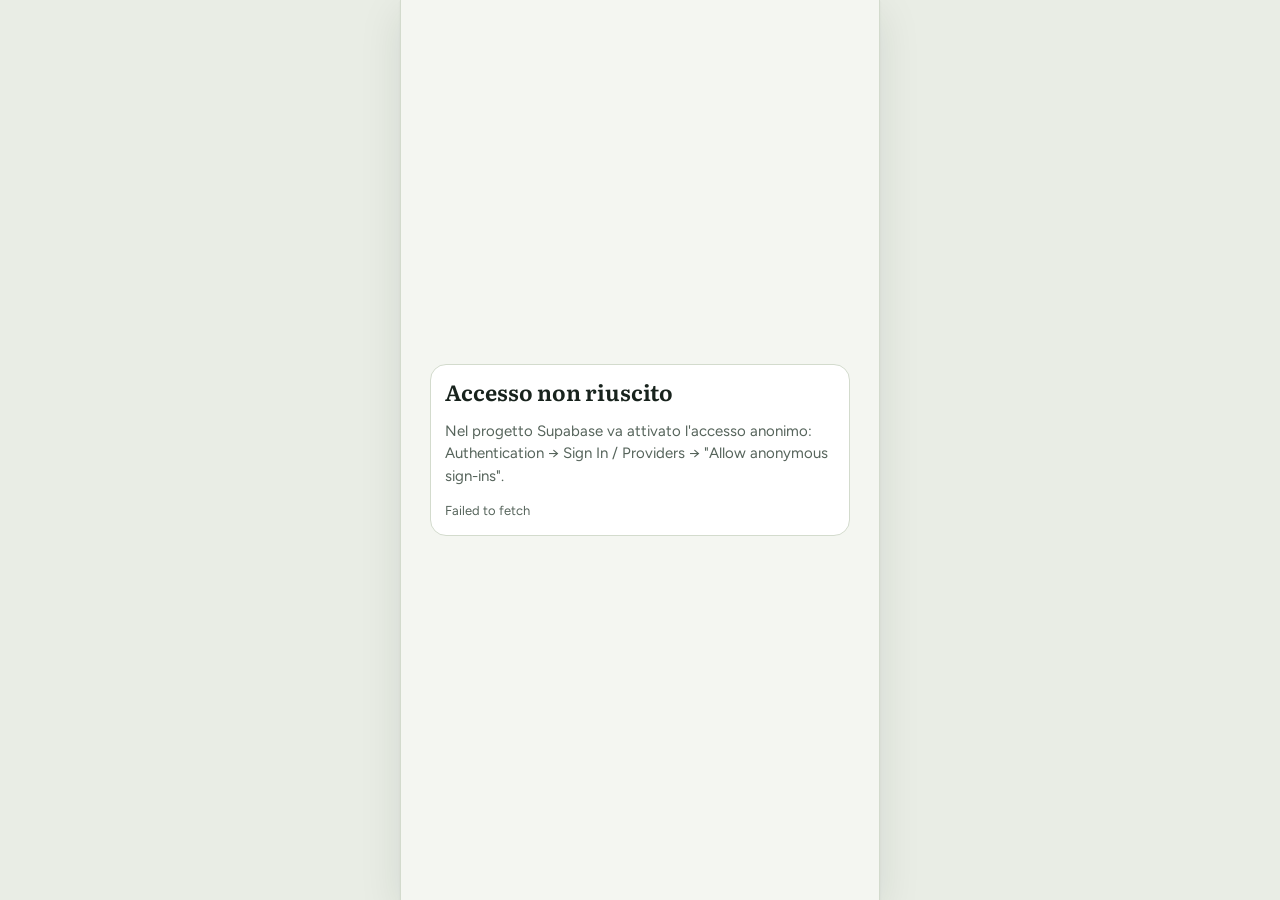
<file: index.html>
<!doctype html>
<html lang="it">
<head>
  <meta charset="utf-8">
  <meta name="viewport" content="width=device-width,initial-scale=1,viewport-fit=cover">
  <meta name="theme-color" content="#1E6B52">
  <title>Green Rabbit</title>
  <meta name="description" content="Piante e animali, curati bene: schede, promemoria e consigli dal tuo negozio di fiducia.">
  <link rel="manifest" href="./manifest.webmanifest">
  <link rel="apple-touch-icon" href="./apple-touch-icon.png">
  <meta name="apple-mobile-web-app-capable" content="yes">
  <meta name="mobile-web-app-capable" content="yes">
  <meta name="apple-mobile-web-app-title" content="Green Rabbit">
  <link rel="icon" href="./favicon.svg" type="image/svg+xml">
  <link rel="stylesheet" href="./styles.css">
  <link rel="preconnect" href="https://fonts.googleapis.com">
  <link rel="preconnect" href="https://fonts.gstatic.com" crossorigin>
  <link rel="stylesheet" href="https://fonts.googleapis.com/css2?family=Literata:ital,opsz,wght@0,7..72,500;0,7..72,650;1,7..72,450&family=Figtree:wght@400;500;600;700&family=IBM+Plex+Mono:wght@500&display=swap">
</head>
<body class="cliente">
  <div class="app" id="app">
    <main class="screen" id="screen">
      <div class="centro"><div class="status"><span class="spinner"></span>Caricamento…</div></div>
    </main>
    <nav class="tabbar" id="tabbar" aria-label="Sezioni dell'app" hidden></nav>
  </div>
  <div class="sheet" id="sheet" hidden></div>
  <div class="toast" id="toast" role="status" hidden></div>
  <script>
    // Se dopo 8 secondi l'app non è partita, mostra cosa controllare invece di restare su "Caricamento…"
    setTimeout(function () {
      if (window.__radiceAvviata) return;
      document.body.innerHTML = '<div style="font:16px/1.5 system-ui,sans-serif;max-width:560px;margin:40px auto;padding:0 16px;color:#18231D">'
        + '<h1 style="font-size:22px">L\'app non si è avviata</h1>'
        + '<p>Controlla che nel repository ci siano tutti i file, nella stessa cartella: index.html, vivaio.html, app.js, vivaio.js, db.js, config.js, costanti.js, luna.js, ui.js, immagine.js, styles.css, libreria-supabase.js, libreria-qrcode.js.</p>'
        + '<p>Se ci sono tutti, controlla la connessione e ricarica la pagina.</p></div>';
    }, 8000);
  </script>
  <script>
    // Rende l'app installabile sul telefono (e utilizzabile anche senza rete)
    if ('serviceWorker' in navigator) addEventListener('load', function () { navigator.serviceWorker.register('./sw.js').catch(function () {}); });
  </script>
  <script type="module" src="./app.js"></script>
</body>
</html>
</file>
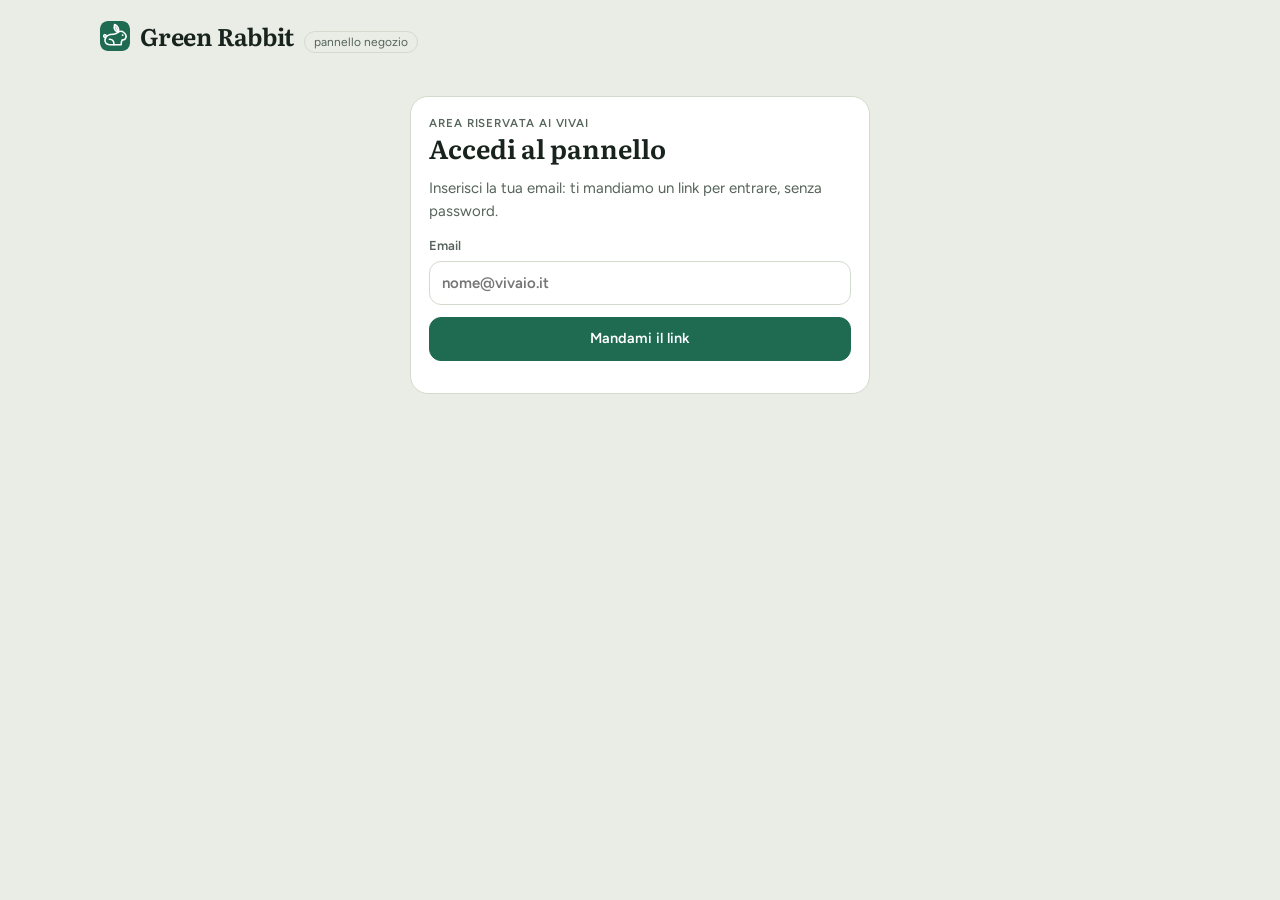
<file: vivaio.html>
<!doctype html>
<html lang="it">
<head>
  <meta charset="utf-8">
  <meta name="viewport" content="width=device-width,initial-scale=1,viewport-fit=cover">
  <title>Pannello negozio · Green Rabbit</title>
  <meta name="theme-color" content="#18231D">
  <link rel="manifest" href="./manifest-vivaio.webmanifest">
  <link rel="apple-touch-icon" href="./apple-touch-icon.png">
  <meta name="apple-mobile-web-app-capable" content="yes">
  <meta name="mobile-web-app-capable" content="yes">
  <meta name="apple-mobile-web-app-title" content="GR Negozio">
  <link rel="icon" href="./favicon.svg" type="image/svg+xml">
  <link rel="stylesheet" href="./styles.css">
  <link rel="preconnect" href="https://fonts.googleapis.com">
  <link rel="preconnect" href="https://fonts.gstatic.com" crossorigin>
  <link rel="stylesheet" href="https://fonts.googleapis.com/css2?family=Literata:ital,opsz,wght@0,7..72,500;0,7..72,650;1,7..72,450&family=Figtree:wght@400;500;600;700&family=IBM+Plex+Mono:wght@500&display=swap">
</head>
<body class="pannello">
  <header class="topbar">
    <div class="wordmark"><img src="./favicon.svg" alt="" width="30" height="30" style="align-self:center;border-radius:8px"><b>Green Rabbit</b><span>pannello negozio</span></div>
    <div id="utente" class="small muted"></div>
  </header>
  <main class="vivaio" id="main">
    <div class="status"><span class="spinner"></span>Caricamento…</div>
  </main>
  <div class="toast" id="toast" role="status" hidden></div>
  <script>
    // Se dopo 8 secondi l'app non è partita, mostra cosa controllare invece di restare su "Caricamento…"
    setTimeout(function () {
      if (window.__radiceAvviata) return;
      document.body.innerHTML = '<div style="font:16px/1.5 system-ui,sans-serif;max-width:560px;margin:40px auto;padding:0 16px;color:#18231D">'
        + '<h1 style="font-size:22px">L\'app non si è avviata</h1>'
        + '<p>Controlla che nel repository ci siano tutti i file, nella stessa cartella: index.html, vivaio.html, app.js, vivaio.js, db.js, config.js, costanti.js, luna.js, ui.js, immagine.js, styles.css, libreria-supabase.js, libreria-qrcode.js.</p>'
        + '<p>Se ci sono tutti, controlla la connessione e ricarica la pagina.</p></div>';
    }, 8000);
  </script>
  <script>
    // Rende l'app installabile sul telefono (e utilizzabile anche senza rete)
    if ('serviceWorker' in navigator) addEventListener('load', function () { navigator.serviceWorker.register('./sw.js').catch(function () {}); });
  </script>
  <script type="module" src="./vivaio.js"></script>
</body>
</html>
</file>
<file: styles.css>
:root{
  --bg:#E9EDE5; --app:#F4F6F1; --surface:#FFFFFF; --surface-2:#EEF2EA; --ink:#18231D; --muted:#56645B; --line:#D3DBCD;
  --accent:#1E6B52; --accent-soft:#DCEBE3; --on-accent:#FFFFFF; --pollen:#D9A92B; --moon-dark:#C9D1C6; --moon-lit:#F2E3A6;
  --brand:#1E6B52;
  --t-potatura:#7D4F95; --t-concime:#2E7D5B; --t-semina:#A86E12; --t-irrigazione:#2A67A8; --t-protezione:#58697A; --t-raccolta:#B4492A; --t-trattamento:#7A6A1A; --petal:#C24D6D; --petal-soft:#F9E3E9;
  --good:#2E7D4F; --warn:#A8690C; --crit:#B3372B;
  --shadow:0 1px 2px rgba(24,35,29,.06),0 12px 40px rgba(24,35,29,.10);
  --f-display:"Literata",Georgia,"Times New Roman",serif;
  --f-body:"Figtree",system-ui,-apple-system,"Segoe UI",sans-serif;
  --f-mono:"IBM Plex Mono",ui-monospace,Menlo,monospace;
}
@media (prefers-color-scheme:dark){
  :root:not([data-theme="light"]){
    color-scheme:dark;
    --bg:#0F1512; --app:#141B17; --surface:#1B241F; --surface-2:#222D27; --ink:#E4EBE5; --muted:#9FAEA4; --line:#2F3C35;
    --accent:#62C09A; --accent-soft:#1F3A2F; --on-accent:#0D1511; --pollen:#E7C35A; --moon-dark:#34403A; --moon-lit:#F0E2A8;
    --t-potatura:#C39BDA; --t-concime:#6CCB9A; --t-semina:#E0A64A; --t-irrigazione:#7FB3EC; --t-protezione:#A4B4C4; --t-raccolta:#EE8D6E; --t-trattamento:#CDBB5E; --petal:#F08BA4; --petal-soft:#3A2229;
    --good:#6CCB8E; --warn:#E6A94A; --crit:#EE8074;
    --shadow:0 1px 2px rgba(0,0,0,.3),0 12px 40px rgba(0,0,0,.35);
  }
}
:root[data-theme="dark"]{
  color-scheme:dark;
  --bg:#0F1512; --app:#141B17; --surface:#1B241F; --surface-2:#222D27; --ink:#E4EBE5; --muted:#9FAEA4; --line:#2F3C35;
  --accent:#62C09A; --accent-soft:#1F3A2F; --on-accent:#0D1511; --pollen:#E7C35A; --moon-dark:#34403A; --moon-lit:#F0E2A8;
  --t-potatura:#C39BDA; --t-concime:#6CCB9A; --t-semina:#E0A64A; --t-irrigazione:#7FB3EC; --t-protezione:#A4B4C4; --t-raccolta:#EE8D6E; --t-trattamento:#CDBB5E; --petal:#F08BA4; --petal-soft:#3A2229;
  --good:#6CCB8E; --warn:#E6A94A; --crit:#EE8074;
  --shadow:0 1px 2px rgba(0,0,0,.3),0 12px 40px rgba(0,0,0,.35);
}
*{box-sizing:border-box}
[hidden]{display:none!important}
body{margin:0;background:var(--bg);color:var(--ink);font-family:var(--f-body);font-size:15px;line-height:1.5;-webkit-font-smoothing:antialiased}
body.pannello{padding-inline:16px;padding-block:0 40px}
h1,h2,h3{font-family:var(--f-display);font-weight:650;line-height:1.2;text-wrap:balance;margin:0}
p{margin:0}
button,input,select,textarea{font:inherit;color:inherit}
button{cursor:pointer}
:focus-visible{outline:2px solid var(--accent);outline-offset:2px}
.mono{font-family:var(--f-mono);font-variant-numeric:tabular-nums}
.muted{color:var(--muted)}
.small{font-size:13px}
.eyebrow{font-size:11.5px;letter-spacing:.08em;text-transform:uppercase;color:var(--muted);font-weight:600}
.latino{font-family:var(--f-display);font-style:italic;font-weight:450;color:var(--muted)}

/* barra superiore (pannello) */
.topbar{max-width:1080px;margin:0 auto;display:flex;flex-wrap:wrap;align-items:center;justify-content:space-between;gap:12px;padding-block:18px}
.wordmark{display:flex;align-items:baseline;gap:10px}
.wordmark b{font-family:var(--f-display);font-size:24px;font-weight:650;letter-spacing:-.01em}
.wordmark span{font-size:12px;color:var(--muted);border:1px solid var(--line);border-radius:99px;padding:1px 9px}
.seg{display:inline-flex;background:var(--surface);border:1px solid var(--line);border-radius:12px;padding:3px;gap:2px}
.seg button{border:0;background:none;padding:7px 14px;border-radius:9px;font-weight:600;font-size:14px;color:var(--muted)}
.seg button[aria-pressed="true"]{background:var(--ink);color:var(--app)}

/* app content */
.pad{padding:16px;display:grid;gap:16px}
.brandbar{background:var(--brand);color:#fff;padding:18px 16px 16px;display:flex;align-items:center;gap:12px}
.brandlogo{width:42px;height:42px;border-radius:50%;background:rgba(255,255,255,.18);border:1.5px solid rgba(255,255,255,.55);display:grid;place-items:center;font-family:var(--f-display);font-weight:650;font-size:16px;flex:none}
.brandbar b{display:block;font-family:var(--f-display);font-size:18px;font-weight:650;line-height:1.2}
.brandbar small{opacity:.85;font-size:12.5px}
.card{background:var(--surface);border:1px solid var(--line);border-radius:16px;padding:14px}
.section-title{display:flex;justify-content:space-between;align-items:baseline;gap:8px}
.section-title h2{font-size:18px}
.linkbtn{border:0;background:none;color:var(--accent);font-weight:600;font-size:13.5px;padding:4px 0}
.actions{display:grid;grid-template-columns:1fr 1fr;gap:10px}
.action{border:1px solid var(--line);background:var(--surface);border-radius:16px;padding:14px;text-align:left;display:grid;gap:6px;align-content:start}
.action svg{width:26px;height:26px;color:var(--accent)}
.action b{font-size:15px}
.action span{font-size:12.5px;color:var(--muted);line-height:1.35}
.action.primary{grid-column:1/-1;background:var(--accent);border-color:var(--accent);color:var(--on-accent);grid-template-columns:auto 1fr;align-items:center;column-gap:14px}
.action.primary svg{color:var(--on-accent);width:34px;height:34px;grid-row:span 2}
.action.primary span{color:var(--on-accent);opacity:.85}
.btn{border:1px solid var(--accent);background:var(--accent);color:var(--on-accent);border-radius:12px;padding:10px 16px;font-weight:600;font-size:14.5px;display:inline-flex;align-items:center;justify-content:center;gap:8px}
.btn.ghost{background:transparent;color:var(--accent)}
.btn.quiet{background:var(--surface-2);border-color:var(--line);color:var(--ink)}
.btn:disabled{opacity:.5;cursor:default}
.btn.full{width:100%}
.chip{display:inline-flex;align-items:center;gap:5px;font-size:11.5px;font-weight:600;border-radius:99px;padding:2px 9px;border:1px solid var(--line);color:var(--muted);background:var(--surface);white-space:nowrap}
.chip.dot::before{content:"";width:7px;height:7px;border-radius:50%;background:var(--c,var(--muted))}
.chip.ok{color:var(--good);border-color:color-mix(in srgb,var(--good) 40%,transparent)}
.chip.ai{color:var(--warn);border-color:color-mix(in srgb,var(--warn) 40%,transparent)}
.chip.ex{color:var(--muted);border-style:dashed}
.list{display:grid;gap:0}
.list > *{border-top:1px solid var(--line)}
.list > *:first-child{border-top:0}
.task{display:grid;grid-template-columns:24px 1fr;gap:10px;padding:11px 0;align-items:start}
.task input{width:20px;height:20px;accent-color:var(--accent);margin:2px 0 0}
.task b{font-weight:600}
.task .meta{display:flex;gap:6px;align-items:center;flex-wrap:wrap;margin-top:3px}
.task.done b,.task.done p{text-decoration:line-through;color:var(--muted)}
.msg{padding:10px 0;display:grid;gap:4px}
.msg b{font-size:14px}
.promo{border:1.5px dashed color-mix(in srgb,var(--brand) 60%,var(--line));border-radius:16px;padding:14px;display:grid;gap:4px;background:color-mix(in srgb,var(--brand) 7%,var(--surface))}
.promo .eyebrow{color:var(--brand)}
:root[data-theme="dark"] .promo .eyebrow{color:var(--ink)}
@media (prefers-color-scheme:dark){:root:not([data-theme="light"]) .promo .eyebrow{color:var(--ink)}}
.moonrow{display:flex;gap:12px;align-items:center}
.moonrow svg{flex:none}
.empty{text-align:center;padding:24px 12px;display:grid;gap:10px;justify-items:center;color:var(--muted)}

/* scan */
.modes{display:grid;grid-template-columns:1fr 1fr;background:var(--surface-2);border:1px solid var(--line);border-radius:12px;padding:3px;gap:3px}
.modes button{border:0;background:none;border-radius:9px;padding:8px;font-weight:600;font-size:13.5px;color:var(--muted)}
.modes button[aria-pressed="true"]{background:var(--surface);color:var(--ink);box-shadow:0 1px 2px rgba(0,0,0,.08)}
.drop{display:grid;place-items:center;text-align:center;gap:8px;border:1.5px dashed var(--line);border-radius:18px;background:var(--surface);min-height:190px;padding:18px;cursor:pointer;position:relative;overflow:hidden}
.drop.has{padding:0;border-style:solid}
.drop img{width:100%;height:240px;object-fit:cover;display:block}
.drop svg{width:40px;height:40px;color:var(--accent)}
.drop input{position:absolute;width:1px;height:1px;opacity:0}
.drop.over{border-color:var(--accent);background:var(--accent-soft)}
textarea,input[type=text],input[type=search],input[type=tel],select{width:100%;background:var(--surface);border:1px solid var(--line);border-radius:12px;padding:10px 12px;font-size:15px}
textarea{resize:vertical;min-height:70px}
label.field{display:grid;gap:5px;font-size:13px;font-weight:600;color:var(--muted)}
.status{display:flex;gap:10px;align-items:center;font-size:14px}
.spinner{width:18px;height:18px;border-radius:50%;border:2.5px solid var(--accent-soft);border-top-color:var(--accent);animation:spin 1s linear infinite;flex:none}
@keyframes spin{to{transform:rotate(360deg)}}
.notice{background:var(--surface-2);border:1px solid var(--line);border-radius:14px;padding:12px 14px;font-size:13.5px;color:var(--muted)}
.notice.err{color:var(--crit);border-color:color-mix(in srgb,var(--crit) 35%,transparent);background:color-mix(in srgb,var(--crit) 6%,var(--surface))}
.qrlist{display:flex;flex-wrap:wrap;gap:8px}
.qrlist button{border:1px solid var(--line);background:var(--surface);border-radius:10px;padding:6px 10px;font-size:13px;font-weight:500;display:inline-flex;align-items:center;gap:6px}
.qrlist button svg{width:14px;height:14px;color:var(--muted)}
.diag h3{font-size:20px}
.diag ol,.diag ul{margin:6px 0 0;padding-left:20px;display:grid;gap:5px}
.diag .block{display:grid;gap:2px;padding-top:12px;border-top:1px solid var(--line)}

/* search */
.filters{display:flex;gap:6px;overflow-x:auto;padding-bottom:2px;scrollbar-width:none}
.filters button{border:1px solid var(--line);background:var(--surface);border-radius:99px;padding:5px 12px;font-size:13px;font-weight:600;color:var(--muted);white-space:nowrap}
.filters button[aria-pressed="true"]{background:var(--ink);color:var(--app);border-color:var(--ink)}
.prow{display:grid;grid-template-columns:40px 1fr auto;gap:12px;align-items:center;padding:10px 0;width:100%;border:0;background:none;text-align:left}
.prow .ini{width:40px;height:40px;border-radius:12px;background:var(--accent-soft);color:var(--accent);display:grid;place-items:center;font-family:var(--f-display);font-weight:650;font-size:17px}
.prow b{display:block;font-size:15px}
.prow svg{width:16px;height:16px;color:var(--muted)}

/* scheda */
.sheet-top{position:sticky;top:0;z-index:2;display:flex;align-items:center;justify-content:space-between;gap:8px;padding:10px 12px;background:color-mix(in srgb,var(--app) 92%,transparent);backdrop-filter:blur(8px);border-bottom:1px solid var(--line)}
.iconbtn{border:1px solid var(--line);background:var(--surface);border-radius:10px;width:38px;height:38px;display:grid;place-items:center}
.iconbtn svg{width:18px;height:18px}
.tag{position:relative;background:var(--surface);border:1px solid var(--line);border-radius:20px 20px 12px 12px;padding:30px 16px 16px;overflow:hidden;display:grid;gap:6px}
.tag::before{content:"";position:absolute;left:0;right:0;top:0;height:8px;background:var(--brand)}
.tag::after{content:"";position:absolute;top:15px;left:50%;width:10px;height:10px;margin-left:-5px;border-radius:50%;background:var(--app);border:1px solid var(--line)}
.tag h2{font-size:27px}
.tag .latino{font-size:16px}
.badges{display:flex;flex-wrap:wrap;gap:6px;margin-top:4px}
.calstrip{display:grid;grid-template-columns:repeat(12,1fr);gap:3px}
.calstrip div{display:grid;justify-items:center;gap:3px;padding:6px 0 7px;border-radius:8px;background:var(--surface-2);min-height:62px;align-content:start}
.calstrip div.now{outline:1.5px solid var(--ink)}
.calstrip span{font-family:var(--f-mono);font-size:11px;color:var(--muted)}
.calstrip i{width:8px;height:8px;border-radius:50%;background:var(--c)}
.legend{display:flex;flex-wrap:wrap;gap:6px 12px;font-size:12px;color:var(--muted)}
.legend span{display:inline-flex;gap:5px;align-items:center}
.legend i{width:8px;height:8px;border-radius:50%;background:var(--c)}
.facts{display:grid;gap:0}
.fact{display:grid;grid-template-columns:104px 1fr;gap:12px;padding:11px 0;border-top:1px solid var(--line)}
.fact:first-child{border-top:0}
.fact dt{font-size:12.5px;font-weight:700;color:var(--muted);text-transform:uppercase;letter-spacing:.05em;padding-top:2px}
.fact dd{margin:0;font-size:14.5px}
.tips{margin:0;padding-left:18px;display:grid;gap:4px;font-size:14.5px}
details.prob{border-top:1px solid var(--line);padding:10px 0}
details.prob:first-of-type{border-top:0}
details.prob summary{cursor:pointer;font-weight:600;font-size:14.5px}
details.prob p{margin-top:6px;font-size:14px}
.luna{background:color-mix(in srgb,var(--pollen) 12%,var(--surface));border-color:color-mix(in srgb,var(--pollen) 40%,var(--line))}
.contact{display:grid;gap:8px}
.copyline{display:flex;gap:8px;align-items:center;justify-content:space-between;background:var(--surface-2);border-radius:10px;padding:8px 10px}
.copyline span{user-select:all;font-family:var(--f-mono);font-size:14px}
.sheet-actions{position:sticky;bottom:0;display:grid;grid-template-columns:1fr 1fr;gap:10px;padding:12px 16px calc(12px + env(safe-area-inset-bottom,0px));background:color-mix(in srgb,var(--app) 94%,transparent);backdrop-filter:blur(8px);border-top:1px solid var(--line)}

/* mine */
.level{display:grid;gap:8px}
.bar{height:8px;border-radius:99px;background:var(--surface-2);overflow:hidden}
.bar i{display:block;height:100%;background:var(--accent);border-radius:99px}
.plantcard{display:grid;grid-template-columns:1fr auto;gap:8px;padding:12px 0}
.plantcard .next{font-size:13.5px;margin-top:4px}
.plantcard .ops{display:flex;gap:6px;align-items:start}

/* calendar */
.monthnav{display:flex;align-items:center;justify-content:space-between;gap:8px}
.monthnav h2{font-size:22px;text-transform:capitalize}
.phases{display:grid;grid-template-columns:repeat(4,1fr);gap:6px;text-align:center}
.phases div{display:grid;justify-items:center;gap:4px;font-size:12px}
.phases b{font-family:var(--f-mono);font-size:13px}

/* vivaio */
.vivaio{max-width:1080px;margin:0 auto;display:grid;gap:20px}
.vhead{display:flex;flex-wrap:wrap;justify-content:space-between;align-items:end;gap:10px}
.vhead h1{font-size:30px}
.vgrid{display:grid;grid-template-columns:minmax(0,1.1fr) minmax(0,1fr);gap:20px;align-items:start}
.vcol{display:grid;gap:20px}
.panel{background:var(--surface);border:1px solid var(--line);border-radius:18px;padding:18px;display:grid;gap:14px}
.panel h2{font-size:19px}
.form2{display:grid;grid-template-columns:1fr 1fr;gap:12px}
.form2 .wide{grid-column:1/-1}
.swatches{display:flex;gap:8px;flex-wrap:wrap}
.swatches button{width:34px;height:34px;border-radius:50%;border:2px solid var(--surface);outline:1px solid var(--line);background:var(--c)}
.swatches button[aria-pressed="true"]{outline:2.5px solid var(--ink)}
.tiles{display:grid;grid-template-columns:repeat(2,1fr);gap:10px}
.tile{background:var(--surface-2);border-radius:12px;padding:12px}
.tile b{display:block;font-family:var(--f-mono);font-size:24px;font-weight:500;font-variant-numeric:tabular-nums}
.tile span{font-size:12.5px;color:var(--muted)}
.qrgrid{display:grid;grid-template-columns:repeat(auto-fill,minmax(160px,1fr));gap:12px}
.qrtag{position:relative;background:var(--surface);border:1px solid var(--line);border-radius:16px 16px 10px 10px;padding:22px 12px 12px;display:grid;justify-items:center;gap:6px;text-align:center;overflow:hidden}
.qrtag::before{content:"";position:absolute;left:0;right:0;top:0;height:6px;background:var(--brand)}
.qrtag .qr{background:#fff;padding:6px;border-radius:8px;width:108px;height:108px}
.qrtag .qr img,.qrtag .qr canvas{width:96px!important;height:96px!important}
.qrtag b{font-family:var(--f-display);font-size:15px}
.qrtag .latino{font-size:12.5px}
.qrtag small{font-size:10.5px;color:var(--muted)}
.preview{border:1px solid var(--line);border-radius:18px;overflow:hidden;background:var(--app)}
.chartbox svg{width:100%;height:auto;display:block}
@media (max-width:860px){.vgrid{grid-template-columns:minmax(0,1fr)}}
@media (max-width:480px){.form2{grid-template-columns:1fr}.tiles b{font-size:20px}}

.toast{position:fixed;left:50%;bottom:calc(24px + env(safe-area-inset-bottom,0px));transform:translateX(-50%);background:var(--ink);color:var(--app);padding:10px 16px;border-radius:12px;font-size:14px;font-weight:500;z-index:50;max-width:calc(100% - 32px);box-shadow:var(--shadow)}
.sr{position:absolute;width:1px;height:1px;overflow:hidden;clip:rect(0 0 0 0)}
@media (prefers-reduced-motion:reduce){.spinner{animation-duration:3s}}

/* app cliente: una colonna a tutta altezza, centrata su schermi larghi */
.app{max-width:480px;margin:0 auto;min-height:100dvh;display:flex;flex-direction:column;background:var(--app)}
@media (min-width:520px){.app{border-inline:1px solid var(--line);box-shadow:var(--shadow)}}
.screen{flex:1}
.tabbar{position:sticky;bottom:0;z-index:4;display:grid;grid-template-columns:repeat(5,1fr);background:var(--surface);border-top:1px solid var(--line);padding:6px 4px calc(8px + env(safe-area-inset-bottom,0px))}
.tabbar button{border:0;background:none;display:grid;justify-items:center;gap:2px;font-size:11px;font-weight:600;color:var(--muted);padding:6px 0;border-radius:10px}
.tabbar button svg{width:22px;height:22px}
.tabbar button[aria-current="page"]{color:var(--accent)}
.sheet{position:fixed;inset:0;margin:0 auto;max-width:480px;background:var(--app);overflow-y:auto;z-index:20;padding-top:env(safe-area-inset-top,0px)}
.centro{min-height:100dvh;display:grid;place-items:center;padding:24px 16px}
.centro .card{max-width:420px;width:100%;display:grid;gap:14px}
.brandbar{padding-top:calc(18px + env(safe-area-inset-top,0px))}
a.btn{text-decoration:none}
.vivaio-scelta{display:grid;gap:8px}
.vivaio-scelta button{display:grid;grid-template-columns:40px 1fr auto;gap:12px;align-items:center;text-align:left;border:1px solid var(--line);background:var(--surface);border-radius:14px;padding:10px 12px}
.storico{display:grid;gap:0}
.storico > div{padding:10px 0;border-top:1px solid var(--line);display:grid;gap:2px}
.storico > div:first-child{border-top:0}
.topn{display:grid;gap:6px}
.topn div{display:grid;grid-template-columns:1fr auto;gap:8px;font-size:14px}
.qrtag .qr{display:grid;place-items:center}
.qrtag .qr img{width:96px;height:96px;display:block}
.qrtag a{font-size:10.5px;color:var(--muted);word-break:break-all}
.linkapp{display:flex;flex-wrap:wrap;gap:8px;align-items:center;justify-content:space-between;background:var(--surface-2);border-radius:12px;padding:10px 12px}
.linkapp span{font-family:var(--f-mono);font-size:13px;word-break:break-all;user-select:all}
@media print{
  body *{visibility:hidden}
  #stampa,#stampa *{visibility:visible}
  #stampa{position:absolute;left:0;top:0;width:100%;border:0;padding:0}
  #stampa .noprint{display:none}
  .qrgrid{grid-template-columns:repeat(4,1fr)}
  .qrtag{break-inside:avoid;border-color:#999}
  .qrtag button{display:none}
}
.scelte-foto{display:grid;grid-template-columns:1fr 1fr;gap:10px;width:100%}
.scelte-foto label{position:relative;cursor:pointer;font-size:14px;padding:11px 10px}
.scelte-foto svg{width:18px;height:18px;color:inherit}
.scelte-foto input{position:absolute;width:1px;height:1px;opacity:0;pointer-events:none}
@media (max-width:360px){.scelte-foto{grid-template-columns:1fr}}

/* animali */
.modes.tre{grid-template-columns:1fr 1fr 1.3fr}
.soggetto{display:flex;align-items:center;gap:8px;flex-wrap:wrap}
.soggetto button{display:inline-flex;align-items:center;gap:6px;border:1px solid var(--line);background:var(--surface);border-radius:99px;padding:6px 12px;font-size:13.5px;font-weight:600;color:var(--muted)}
.soggetto button svg{width:16px;height:16px}
.soggetto button[aria-pressed="true"]{border-color:var(--ink);color:var(--ink);background:var(--surface-2)}
.prow .ini-a{background:var(--petal-soft);color:var(--petal)}
.tag-a::before{background:linear-gradient(90deg,var(--brand) 0 60%,var(--petal) 60% 100%)}
.animalcard{display:grid;gap:10px;padding:14px 0}
.animal-top{display:flex;gap:12px;align-items:center}
.avatar{width:44px;height:44px;border-radius:50%;background:var(--petal-soft);color:var(--petal);display:grid;place-items:center;font-family:var(--f-display);font-weight:650;font-size:19px;flex:none}
.animalcard .ops{display:flex;gap:6px;flex-wrap:wrap}
.scorta{display:grid;gap:6px}
.scorta-top{display:flex;justify-content:space-between;gap:8px;flex-wrap:wrap;align-items:baseline}
.scorta .bar i{background:var(--accent)}
.scorta.bassa .bar i{background:var(--warn)}
.scorta.bassa b{color:var(--warn)}
.riordina{border-color:color-mix(in srgb,var(--warn) 40%,var(--line));display:grid;gap:10px}
.riordina-riga{display:grid;gap:6px;padding-top:10px;border-top:1px solid var(--line)}
.riordina-riga:first-of-type{border-top:0;padding-top:0}
.riordina-azioni{display:flex;gap:8px;flex-wrap:wrap}
.attenzione{border-color:color-mix(in srgb,var(--crit) 30%,var(--line));background:color-mix(in srgb,var(--crit) 4%,var(--surface))}
.urgenza{display:grid;gap:4px;border-radius:12px;padding:12px 14px;border:1.5px solid}
.urgenza b{font-size:17px}
.u-crit{border-color:var(--crit);background:color-mix(in srgb,var(--crit) 10%,var(--surface));color:var(--crit)}
.u-warn{border-color:var(--warn);background:color-mix(in srgb,var(--warn) 10%,var(--surface));color:var(--warn)}
.u-ok{border-color:var(--good);background:color-mix(in srgb,var(--good) 10%,var(--surface));color:var(--good)}
.urgenza .small{color:var(--ink)}
fieldset.card{margin:0;min-width:0}
input[type=date],input[type=number]{width:100%;background:var(--surface);border:1px solid var(--line);border-radius:12px;padding:10px 12px;font-size:15px;min-height:44px}
@media (max-width:400px){.modes.tre button{font-size:12.5px;padding:8px 4px}}
.qrtag-a::before{background:var(--petal)}
</file>
